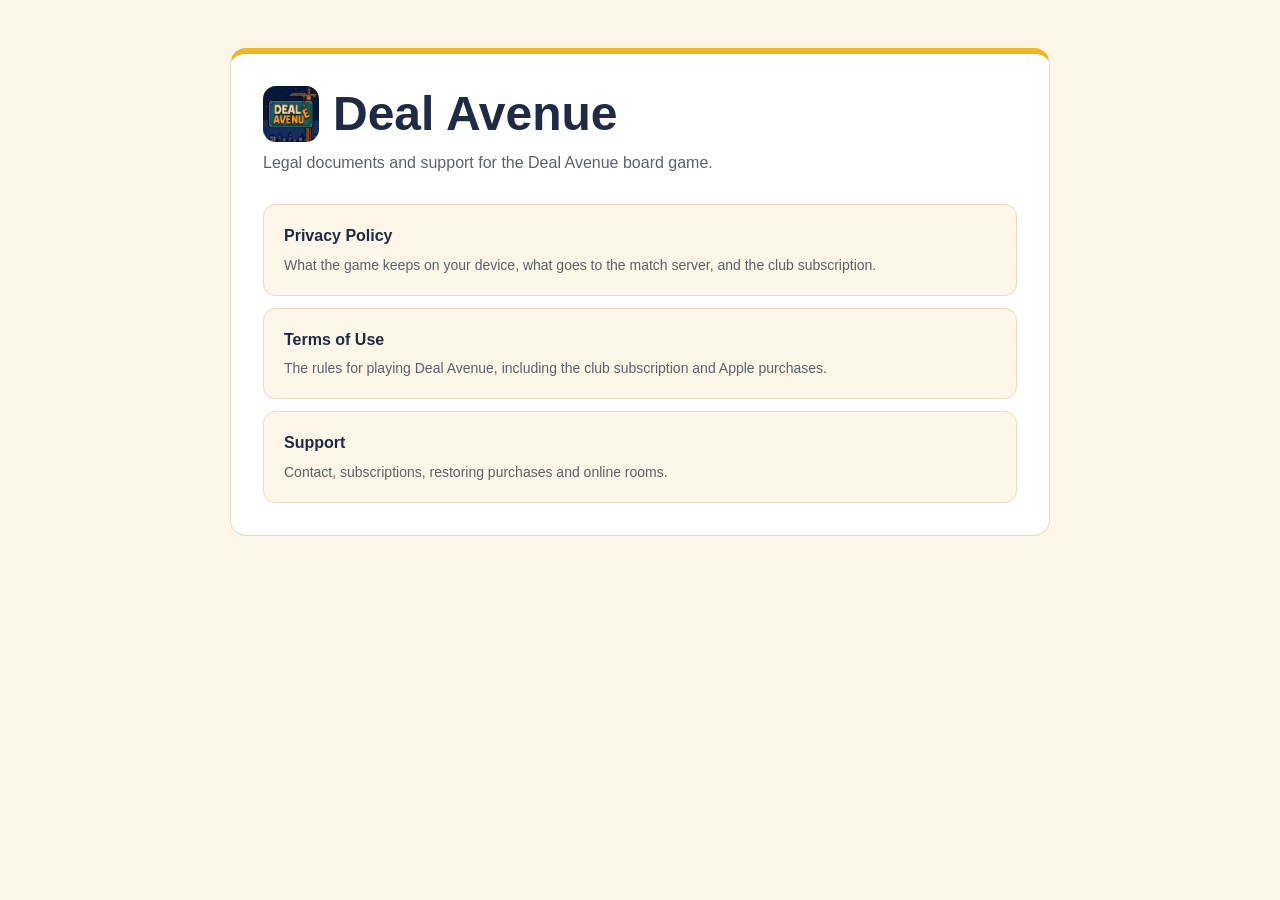
<file: index.html>
<!doctype html>
<html lang="en">
<head>
  <meta charset="utf-8">
  <meta name="viewport" content="width=device-width, initial-scale=1">
  <title>Deal Avenue Legal</title>
  <meta name="description" content="Privacy Policy, Terms of Use and Support for Deal Avenue.">
  <link rel="icon" href="icon.png">
  <link rel="stylesheet" href="style.css">
</head>
<body>
  <main>
    <section class="card">
      <div class="brand">
        <img src="icon.png" alt="">
        <h1>Deal Avenue</h1>
      </div>
      <p class="muted">Legal documents and support for the Deal Avenue board game.</p>
      <nav aria-label="Legal pages">
        <a class="link-card" href="privacy.html">
          Privacy Policy
          <span>What the game keeps on your device, what goes to the match server, and the club subscription.</span>
        </a>
        <a class="link-card" href="terms.html">
          Terms of Use
          <span>The rules for playing Deal Avenue, including the club subscription and Apple purchases.</span>
        </a>
        <a class="link-card" href="support.html">
          Support
          <span>Contact, subscriptions, restoring purchases and online rooms.</span>
        </a>
      </nav>
    </section>
  </main>
</body>
</html>
</file>
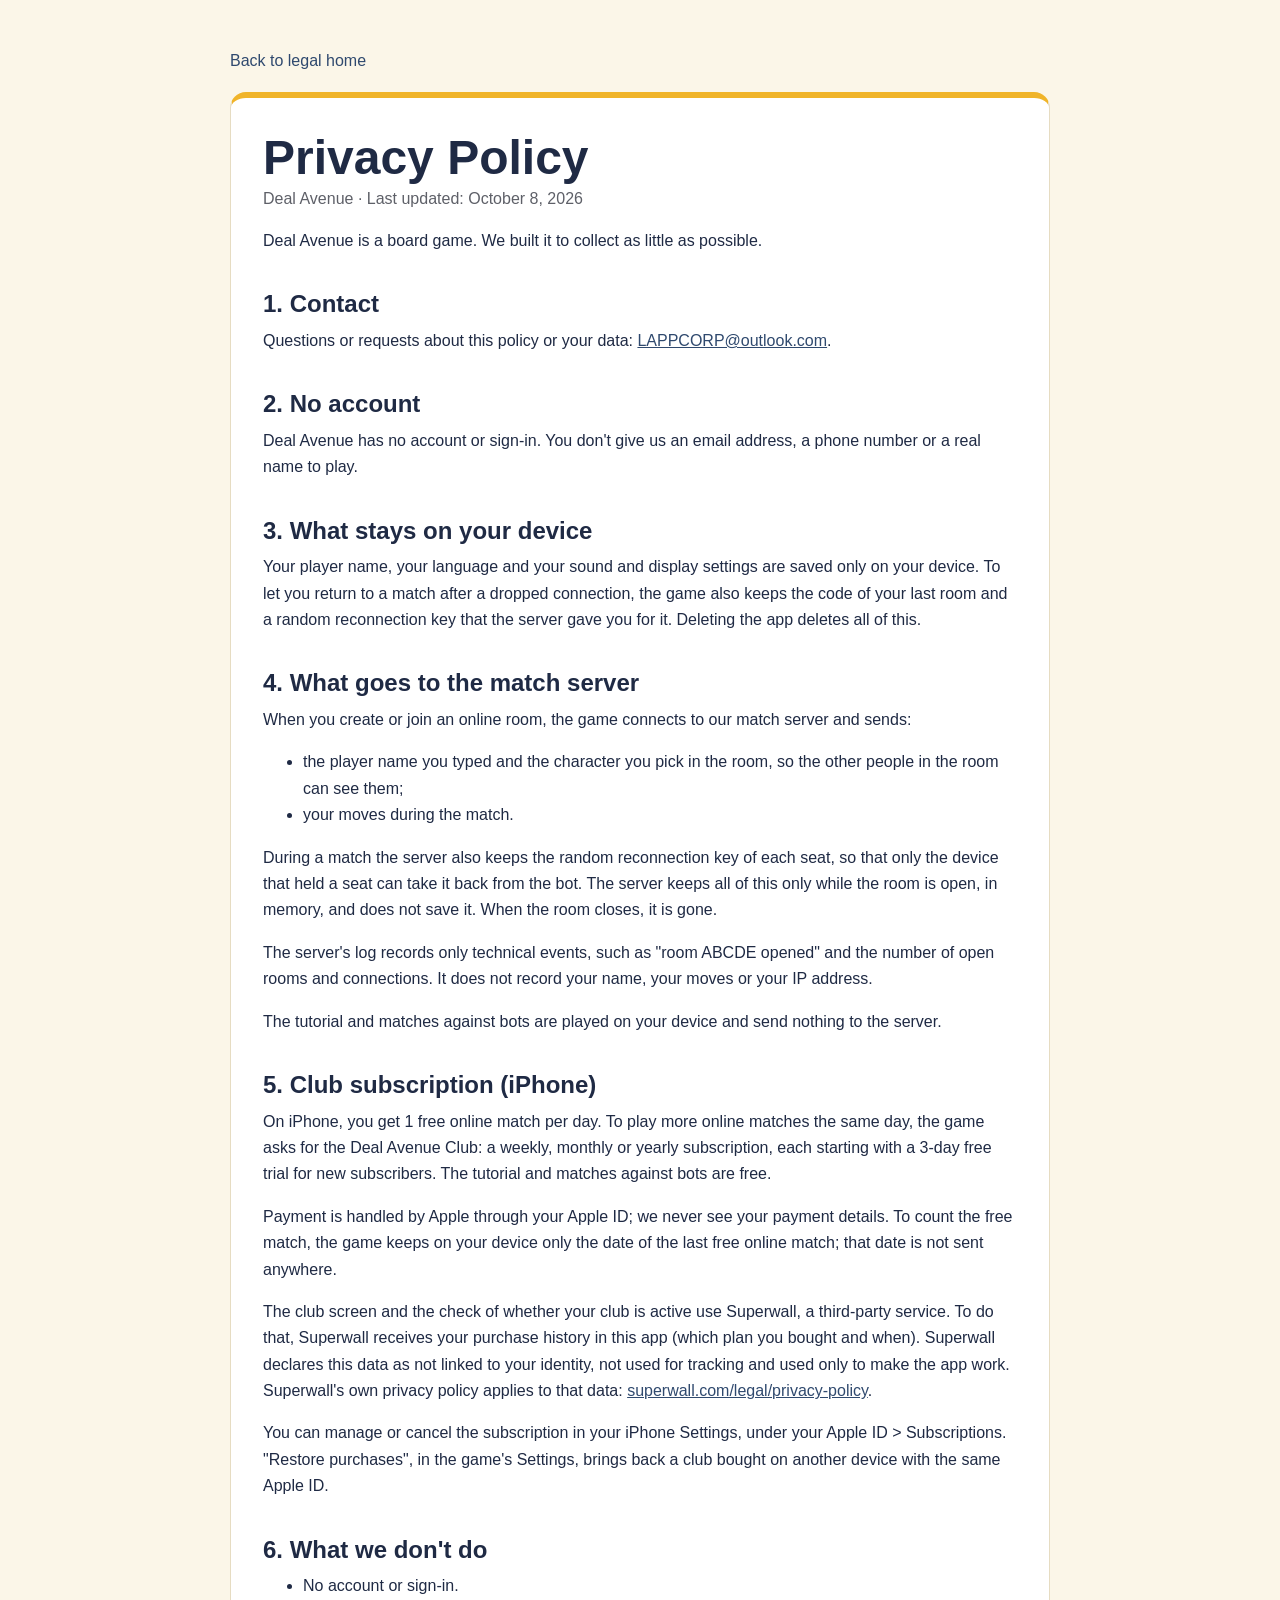
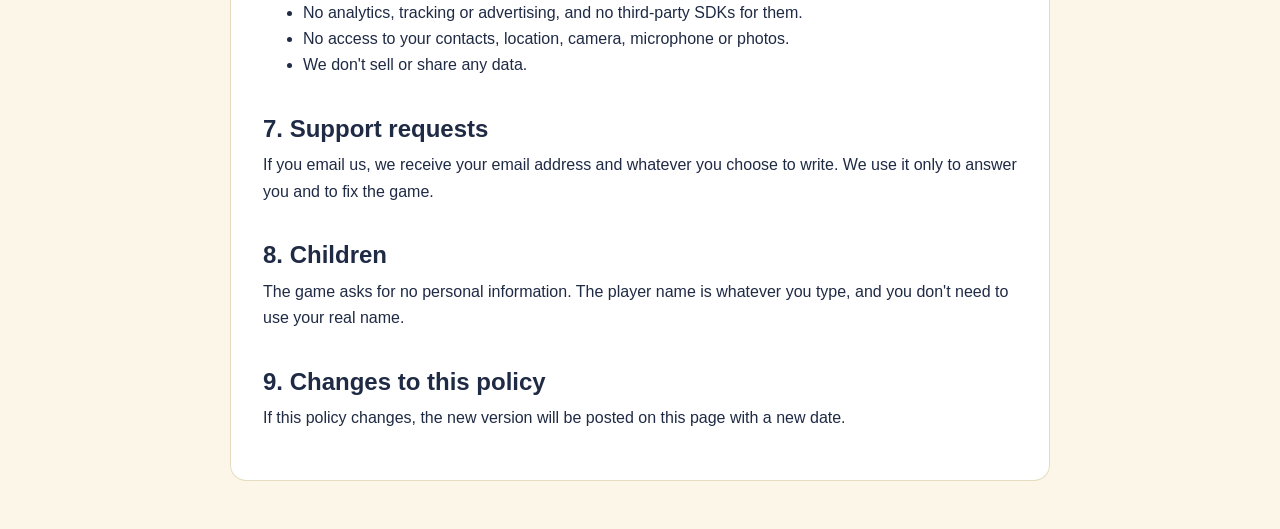
<file: privacy.html>
<!doctype html>
<html lang="en">
<head>
  <meta charset="utf-8">
  <meta name="viewport" content="width=device-width, initial-scale=1">
  <title>Privacy Policy - Deal Avenue</title>
  <meta name="description" content="Privacy Policy for the Deal Avenue board game.">
  <link rel="icon" href="icon.png">
  <link rel="stylesheet" href="style.css">
</head>
<body>
  <main>
    <div class="top">
      <a href="index.html">Back to legal home</a>
    </div>
    <article class="card">
      <h1>Privacy Policy</h1>
      <p class="muted">Deal Avenue · Last updated: October 8, 2026</p>

      <p>Deal Avenue is a board game. We built it to collect as little as possible.</p>

      <h2>1. Contact</h2>
      <p>Questions or requests about this policy or your data: <a href="mailto:LAPPCORP@outlook.com">LAPPCORP@outlook.com</a>.</p>

      <h2>2. No account</h2>
      <p>Deal Avenue has no account or sign-in. You don't give us an email address, a phone number or a real name to play.</p>

      <h2>3. What stays on your device</h2>
      <p>Your player name, your language and your sound and display settings are saved only on your device. To let you return to a match after a dropped connection, the game also keeps the code of your last room and a random reconnection key that the server gave you for it. Deleting the app deletes all of this.</p>

      <h2>4. What goes to the match server</h2>
      <p>When you create or join an online room, the game connects to our match server and sends:</p>
      <ul>
        <li>the player name you typed and the character you pick in the room, so the other people in the room can see them;</li>
        <li>your moves during the match.</li>
      </ul>
      <p>During a match the server also keeps the random reconnection key of each seat, so that only the device that held a seat can take it back from the bot. The server keeps all of this only while the room is open, in memory, and does not save it. When the room closes, it is gone.</p>
      <p>The server's log records only technical events, such as "room ABCDE opened" and the number of open rooms and connections. It does not record your name, your moves or your IP address.</p>
      <p>The tutorial and matches against bots are played on your device and send nothing to the server.</p>

      <h2>5. Club subscription (iPhone)</h2>
      <p>On iPhone, you get 1 free online match per day. To play more online matches the same day, the game asks for the Deal Avenue Club: a weekly, monthly or yearly subscription, each starting with a 3-day free trial for new subscribers. The tutorial and matches against bots are free.</p>
      <p>Payment is handled by Apple through your Apple ID; we never see your payment details. To count the free match, the game keeps on your device only the date of the last free online match; that date is not sent anywhere.</p>
      <p>The club screen and the check of whether your club is active use Superwall, a third-party service. To do that, Superwall receives your purchase history in this app (which plan you bought and when). Superwall declares this data as not linked to your identity, not used for tracking and used only to make the app work. Superwall's own privacy policy applies to that data: <a href="https://superwall.com/legal/privacy-policy">superwall.com/legal/privacy-policy</a>.</p>
      <p>You can manage or cancel the subscription in your iPhone Settings, under your Apple ID &gt; Subscriptions. "Restore purchases", in the game's Settings, brings back a club bought on another device with the same Apple ID.</p>

      <h2>6. What we don't do</h2>
      <ul>
        <li>No account or sign-in.</li>
        <li>No analytics, tracking or advertising, and no third-party SDKs for them.</li>
        <li>No access to your contacts, location, camera, microphone or photos.</li>
        <li>We don't sell or share any data.</li>
      </ul>

      <h2>7. Support requests</h2>
      <p>If you email us, we receive your email address and whatever you choose to write. We use it only to answer you and to fix the game.</p>

      <h2>8. Children</h2>
      <p>The game asks for no personal information. The player name is whatever you type, and you don't need to use your real name.</p>

      <h2>9. Changes to this policy</h2>
      <p>If this policy changes, the new version will be posted on this page with a new date.</p>
    </article>
  </main>
</body>
</html>
</file>
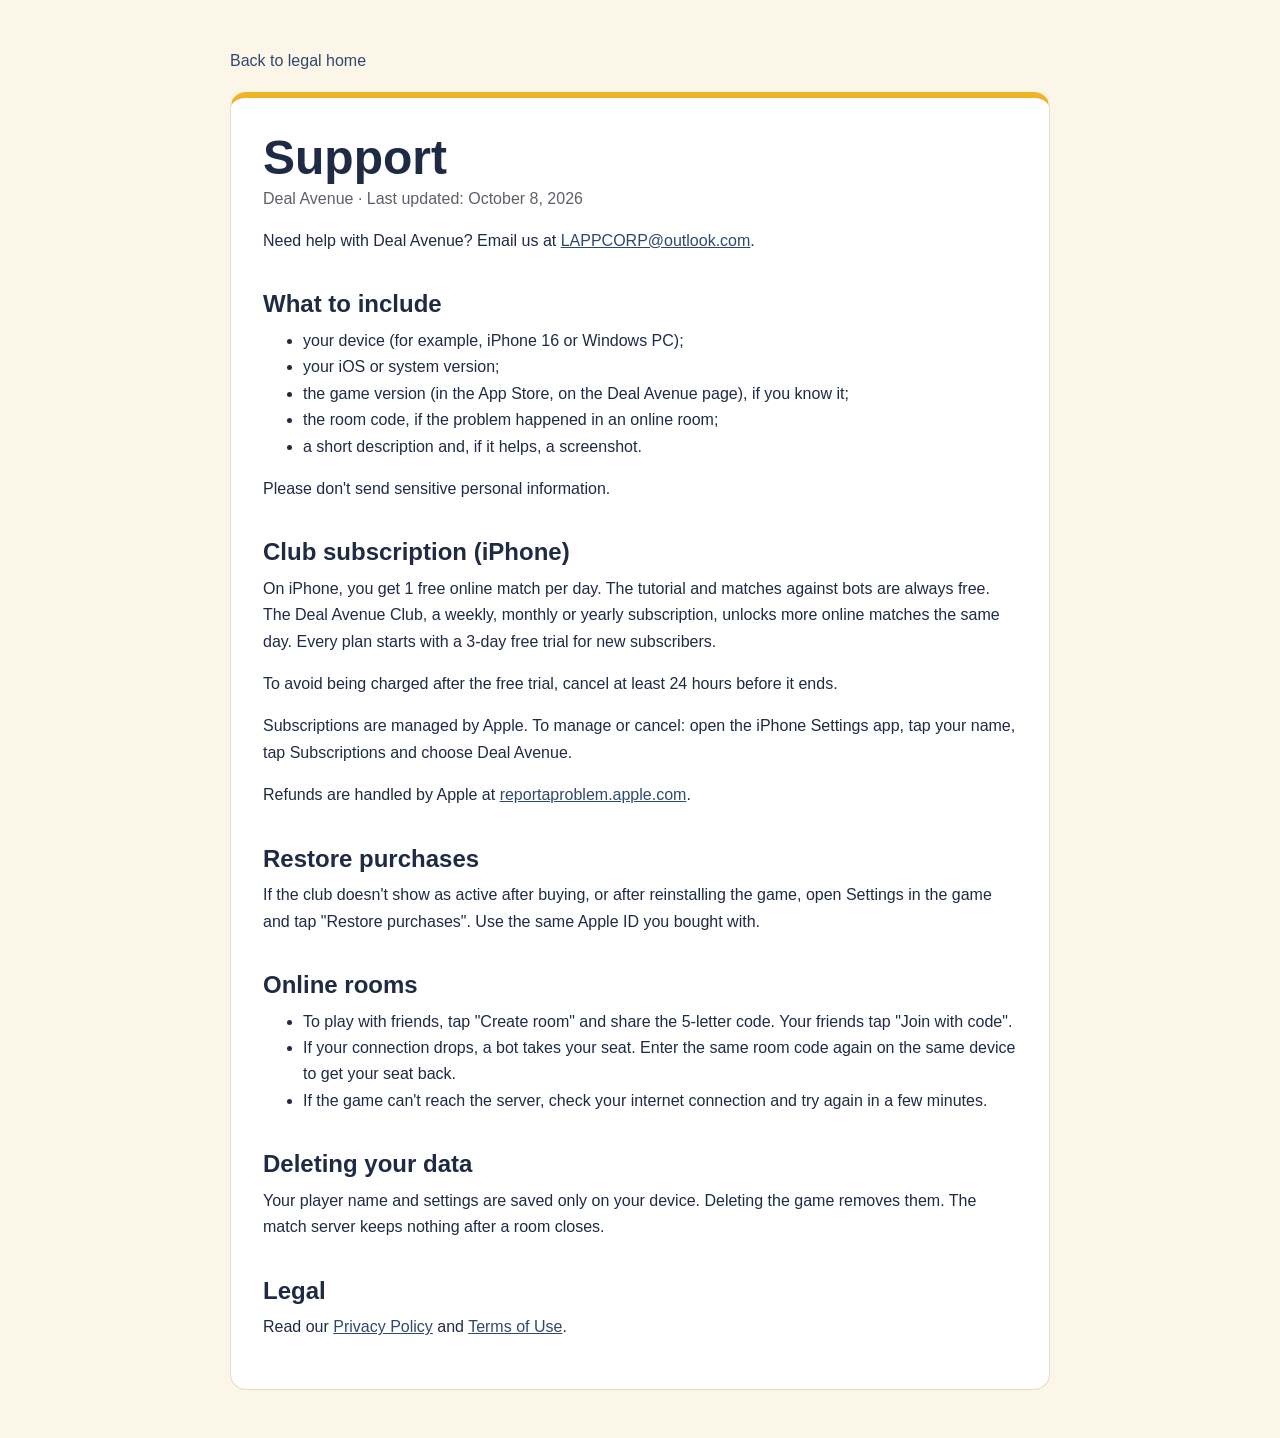
<file: support.html>
<!doctype html>
<html lang="en">
<head>
  <meta charset="utf-8">
  <meta name="viewport" content="width=device-width, initial-scale=1">
  <title>Support - Deal Avenue</title>
  <meta name="description" content="Support for the Deal Avenue board game.">
  <link rel="icon" href="icon.png">
  <link rel="stylesheet" href="style.css">
</head>
<body>
  <main>
    <div class="top">
      <a href="index.html">Back to legal home</a>
    </div>
    <article class="card">
      <h1>Support</h1>
      <p class="muted">Deal Avenue · Last updated: October 8, 2026</p>

      <p>Need help with Deal Avenue? Email us at <a href="mailto:LAPPCORP@outlook.com">LAPPCORP@outlook.com</a>.</p>

      <h2>What to include</h2>
      <ul>
        <li>your device (for example, iPhone 16 or Windows PC);</li>
        <li>your iOS or system version;</li>
        <li>the game version (in the App Store, on the Deal Avenue page), if you know it;</li>
        <li>the room code, if the problem happened in an online room;</li>
        <li>a short description and, if it helps, a screenshot.</li>
      </ul>
      <p>Please don't send sensitive personal information.</p>

      <h2>Club subscription (iPhone)</h2>
      <p>On iPhone, you get 1 free online match per day. The tutorial and matches against bots are always free. The Deal Avenue Club, a weekly, monthly or yearly subscription, unlocks more online matches the same day. Every plan starts with a 3-day free trial for new subscribers.</p>
      <p>To avoid being charged after the free trial, cancel at least 24 hours before it ends.</p>
      <p>Subscriptions are managed by Apple. To manage or cancel: open the iPhone Settings app, tap your name, tap Subscriptions and choose Deal Avenue.</p>
      <p>Refunds are handled by Apple at <a href="https://reportaproblem.apple.com/">reportaproblem.apple.com</a>.</p>

      <h2>Restore purchases</h2>
      <p>If the club doesn't show as active after buying, or after reinstalling the game, open Settings in the game and tap "Restore purchases". Use the same Apple ID you bought with.</p>

      <h2>Online rooms</h2>
      <ul>
        <li>To play with friends, tap "Create room" and share the 5-letter code. Your friends tap "Join with code".</li>
        <li>If your connection drops, a bot takes your seat. Enter the same room code again on the same device to get your seat back.</li>
        <li>If the game can't reach the server, check your internet connection and try again in a few minutes.</li>
      </ul>

      <h2>Deleting your data</h2>
      <p>Your player name and settings are saved only on your device. Deleting the game removes them. The match server keeps nothing after a room closes.</p>

      <h2>Legal</h2>
      <p>Read our <a href="privacy.html">Privacy Policy</a> and <a href="terms.html">Terms of Use</a>.</p>
    </article>
  </main>
</body>
</html>
</file>
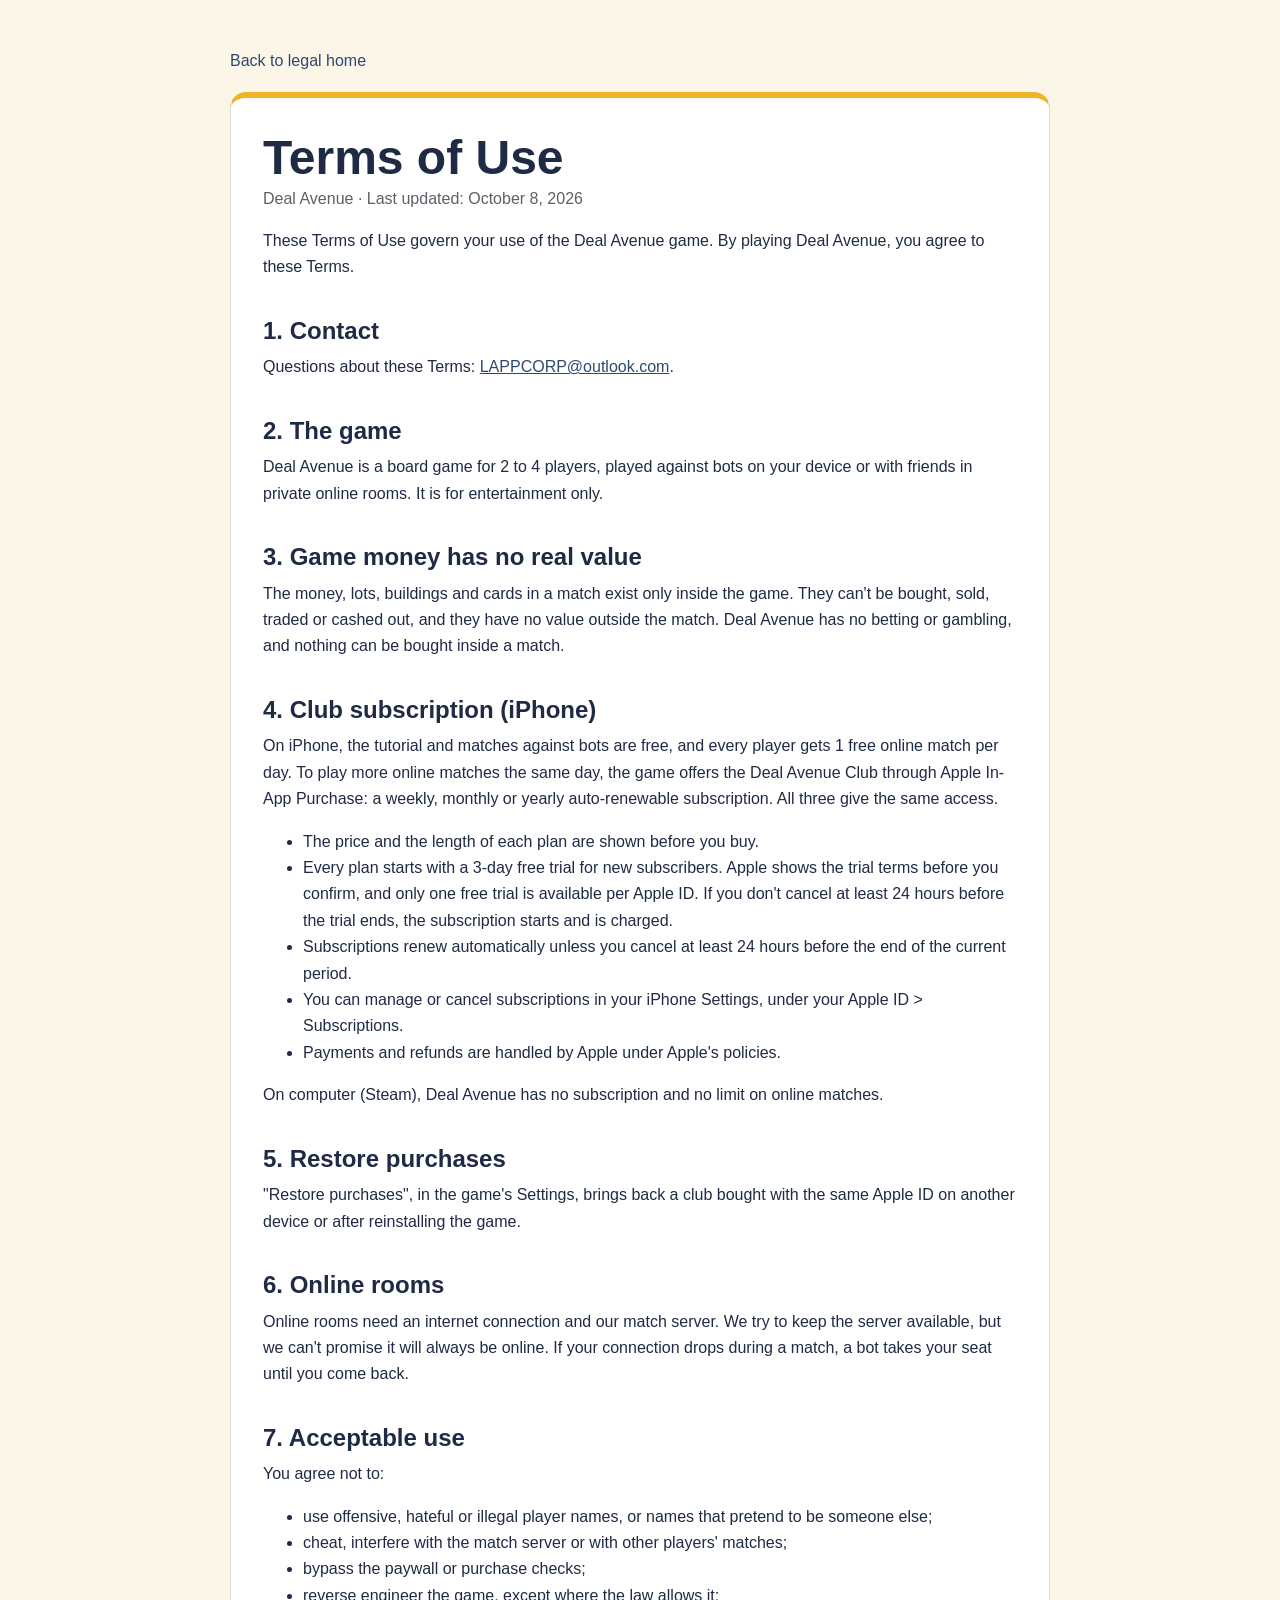
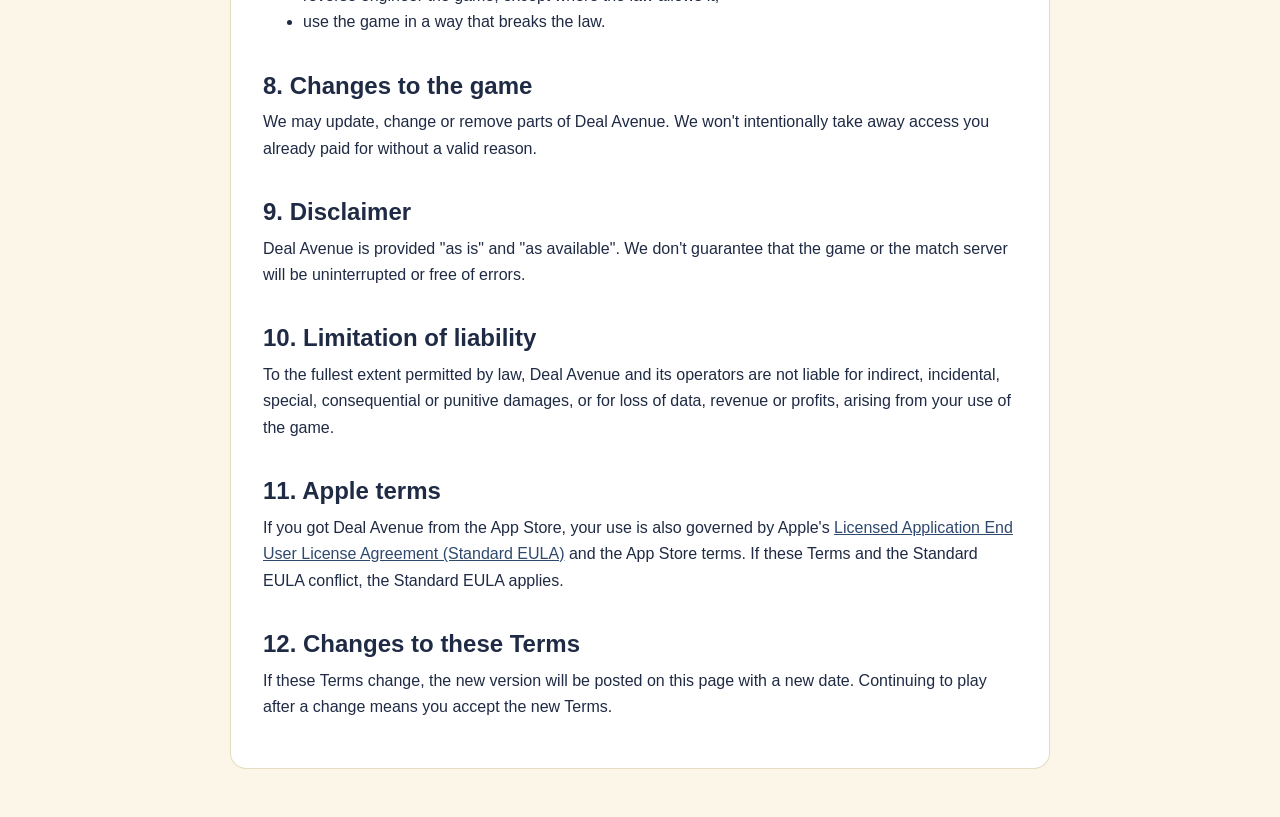
<file: terms.html>
<!doctype html>
<html lang="en">
<head>
  <meta charset="utf-8">
  <meta name="viewport" content="width=device-width, initial-scale=1">
  <title>Terms of Use - Deal Avenue</title>
  <meta name="description" content="Terms of Use for the Deal Avenue board game.">
  <link rel="icon" href="icon.png">
  <link rel="stylesheet" href="style.css">
</head>
<body>
  <main>
    <div class="top">
      <a href="index.html">Back to legal home</a>
    </div>
    <article class="card">
      <h1>Terms of Use</h1>
      <p class="muted">Deal Avenue · Last updated: October 8, 2026</p>

      <p>These Terms of Use govern your use of the Deal Avenue game. By playing Deal Avenue, you agree to these Terms.</p>

      <h2>1. Contact</h2>
      <p>Questions about these Terms: <a href="mailto:LAPPCORP@outlook.com">LAPPCORP@outlook.com</a>.</p>

      <h2>2. The game</h2>
      <p>Deal Avenue is a board game for 2 to 4 players, played against bots on your device or with friends in private online rooms. It is for entertainment only.</p>

      <h2>3. Game money has no real value</h2>
      <p>The money, lots, buildings and cards in a match exist only inside the game. They can't be bought, sold, traded or cashed out, and they have no value outside the match. Deal Avenue has no betting or gambling, and nothing can be bought inside a match.</p>

      <h2>4. Club subscription (iPhone)</h2>
      <p>On iPhone, the tutorial and matches against bots are free, and every player gets 1 free online match per day. To play more online matches the same day, the game offers the Deal Avenue Club through Apple In-App Purchase: a weekly, monthly or yearly auto-renewable subscription. All three give the same access.</p>
      <ul>
        <li>The price and the length of each plan are shown before you buy.</li>
        <li>Every plan starts with a 3-day free trial for new subscribers. Apple shows the trial terms before you confirm, and only one free trial is available per Apple ID. If you don't cancel at least 24 hours before the trial ends, the subscription starts and is charged.</li>
        <li>Subscriptions renew automatically unless you cancel at least 24 hours before the end of the current period.</li>
        <li>You can manage or cancel subscriptions in your iPhone Settings, under your Apple ID &gt; Subscriptions.</li>
        <li>Payments and refunds are handled by Apple under Apple's policies.</li>
      </ul>
      <p>On computer (Steam), Deal Avenue has no subscription and no limit on online matches.</p>

      <h2>5. Restore purchases</h2>
      <p>"Restore purchases", in the game's Settings, brings back a club bought with the same Apple ID on another device or after reinstalling the game.</p>

      <h2>6. Online rooms</h2>
      <p>Online rooms need an internet connection and our match server. We try to keep the server available, but we can't promise it will always be online. If your connection drops during a match, a bot takes your seat until you come back.</p>

      <h2>7. Acceptable use</h2>
      <p>You agree not to:</p>
      <ul>
        <li>use offensive, hateful or illegal player names, or names that pretend to be someone else;</li>
        <li>cheat, interfere with the match server or with other players' matches;</li>
        <li>bypass the paywall or purchase checks;</li>
        <li>reverse engineer the game, except where the law allows it;</li>
        <li>use the game in a way that breaks the law.</li>
      </ul>

      <h2>8. Changes to the game</h2>
      <p>We may update, change or remove parts of Deal Avenue. We won't intentionally take away access you already paid for without a valid reason.</p>

      <h2>9. Disclaimer</h2>
      <p>Deal Avenue is provided "as is" and "as available". We don't guarantee that the game or the match server will be uninterrupted or free of errors.</p>

      <h2>10. Limitation of liability</h2>
      <p>To the fullest extent permitted by law, Deal Avenue and its operators are not liable for indirect, incidental, special, consequential or punitive damages, or for loss of data, revenue or profits, arising from your use of the game.</p>

      <h2>11. Apple terms</h2>
      <p>If you got Deal Avenue from the App Store, your use is also governed by Apple's <a href="https://www.apple.com/legal/internet-services/itunes/dev/stdeula/">Licensed Application End User License Agreement (Standard EULA)</a> and the App Store terms. If these Terms and the Standard EULA conflict, the Standard EULA applies.</p>

      <h2>12. Changes to these Terms</h2>
      <p>If these Terms change, the new version will be posted on this page with a new date. Continuing to play after a change means you accept the new Terms.</p>
    </article>
  </main>
</body>
</html>
</file>
<file: style.css>
:root {
  color-scheme: light dark;
  --bg: #fbf6e8;
  --card: #ffffff;
  --ink: #1f2a44;
  --muted: #5e6068;
  --border: #e6dcc2;
  --accent: #2f496e;
  --gold: #f0b429;
}

@media (prefers-color-scheme: dark) {
  :root {
    --bg: #141a2b;
    --card: #1f2a44;
    --ink: #fbf6e8;
    --muted: #b8bccb;
    --border: #34405f;
    --accent: #f0b429;
  }
}

* {
  box-sizing: border-box;
}

body {
  margin: 0;
  background: var(--bg);
  color: var(--ink);
  font-family: -apple-system, BlinkMacSystemFont, "SF Pro Text", "Segoe UI", Roboto, sans-serif;
  line-height: 1.65;
}

main {
  width: min(820px, calc(100% - 32px));
  margin: 0 auto;
  padding: 48px 0;
}

.card {
  background: var(--card);
  border: 1px solid var(--border);
  border-top: 6px solid var(--gold);
  border-radius: 16px;
  padding: 32px;
}

@media (max-width: 520px) {
  main {
    padding: 24px 0;
  }

  .card {
    padding: 22px 18px;
  }
}

.brand {
  display: flex;
  align-items: center;
  gap: 14px;
  margin-bottom: 8px;
}

.brand img {
  width: 56px;
  height: 56px;
  border-radius: 13px;
}

h1, h2, h3 {
  line-height: 1.15;
  letter-spacing: 0;
}

h1 {
  margin: 0;
  font-size: clamp(30px, 7vw, 48px);
}

h2 {
  margin: 36px 0 10px;
  font-size: 24px;
}

h3 {
  margin: 26px 0 8px;
  font-size: 19px;
}

p, ul {
  margin: 0 0 16px;
}

a {
  color: var(--accent);
}

.muted {
  color: var(--muted);
}

.top {
  display: flex;
  flex-wrap: wrap;
  justify-content: space-between;
  gap: 8px 16px;
  margin-bottom: 18px;
}

.top a {
  text-decoration: none;
}

.lang {
  margin: 0 0 8px;
  padding: 10px 0;
  border-top: 1px solid var(--border);
  border-bottom: 1px solid var(--border);
}

hr {
  border: 0;
  border-top: 1px solid var(--border);
  margin: 40px 0 0;
}

nav {
  display: grid;
  gap: 12px;
  margin-top: 28px;
}

.link-card {
  display: block;
  padding: 18px 20px;
  border: 1px solid var(--border);
  border-radius: 12px;
  color: var(--ink);
  background: var(--bg);
  text-decoration: none;
  font-weight: 600;
}

.link-card span {
  display: block;
  color: var(--muted);
  font-size: 14px;
  font-weight: 400;
  margin-top: 4px;
}
</file>
